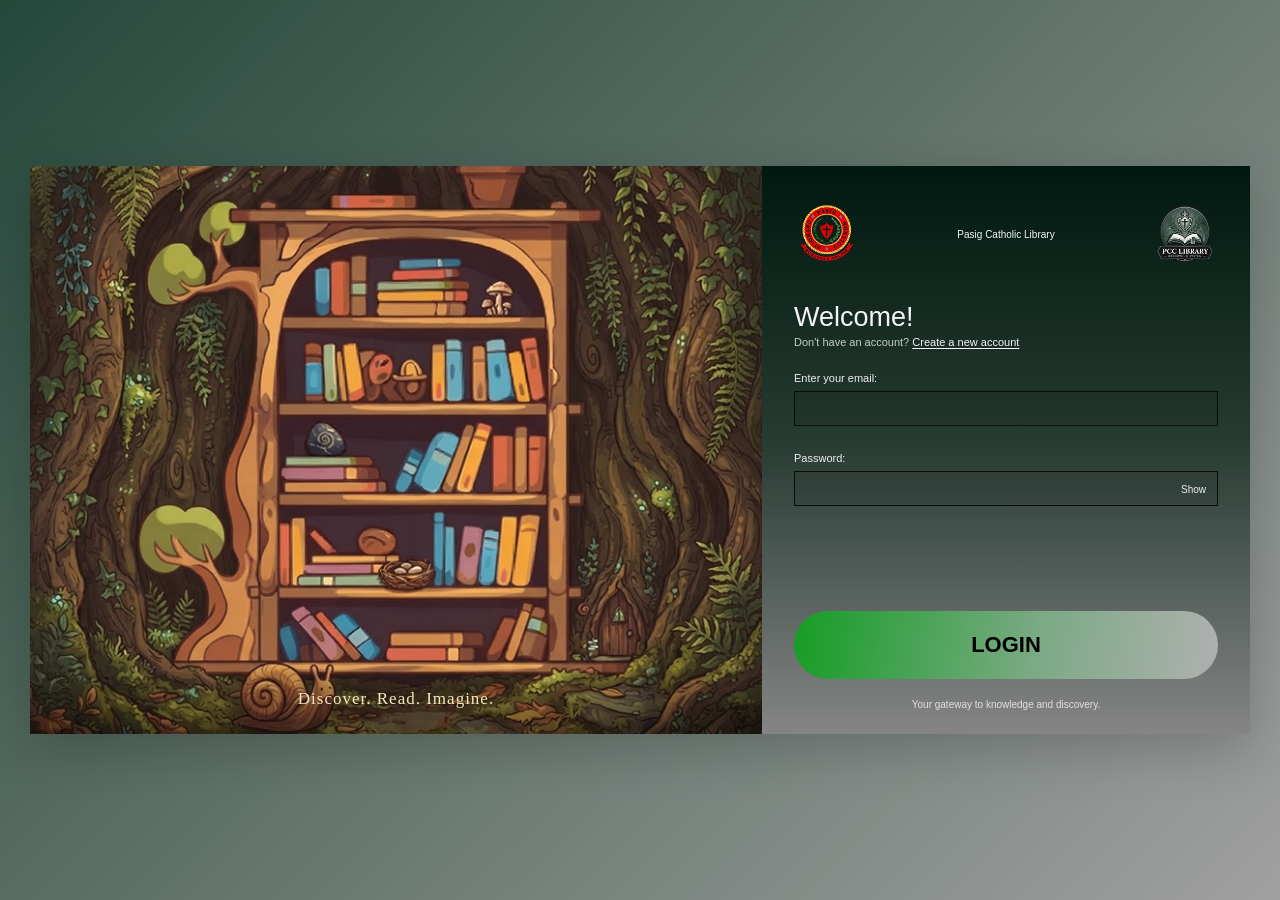
<file: index.html>
<!DOCTYPE html>

<html lang="en">
<head>
    <meta charset="UTF-8">
    <meta name="viewport" content="width=device-width, initial-scale=1.0">

    <title>Pasig Catholic Library | Login</title>

    <link rel="stylesheet" href="style.css">
</head>
<body>

    <main class="login-container">

        <section class="illustration">
            <div class="illustration-overlay">
                <p>Discover. Read. Imagine.</p>
            </div>
        </section>

        <section class="login-panel">

            <div class="logos">
                <img
                    src="pasig-logo.png.png"
                    alt="Pasig Catholic School Logo"
                    class="school-logo"
                >

                <span class="library-name">
                    Pasig Catholic Library
                </span>

                <img
                    src="library-logo.png.png"
                    alt="PCC Library Logo"
                    class="library-logo"
                >
            </div>

            <div class="welcome">
                <h1 id="welcome-title">Welcome!</h1>

                <p>
                    Don't have an account?
                    <a href="#" id="create-account">
                        Create a new account
                    </a>
                </p>
            </div>

            <form id="login-form">

                <div class="form-group">
                    <label for="email">Enter your email:</label>

                    <input
                        type="email"
                        id="email"
                        name="email"
                        placeholder=""
                        autocomplete="username"
                        required
                    >
                </div>

                <div class="form-group">
                    <label for="password">Password:</label>

                    <div class="password-wrapper">
                        <input
                            type="password"
                            id="password"
                            name="password"
                            autocomplete="current-password"
                            minlength="6"
                            required
                        >

                        <button
                            type="button"
                            id="toggle-password"
                            class="password-toggle"
                            aria-label="Show password"
                        >
                            Show
                        </button>
                    </div>
                </div>

                <p
                    id="message"
                    class="message"
                    role="status"
                    aria-live="polite"
                ></p>

                <button type="submit" class="login-button">
                    LOGIN
                </button>

            </form>

            <p class="footer-text">
                Your gateway to knowledge and discovery.
            </p>

        </section>

    </main>

    <script src="script.js"></script>
</body>
</html>
</file>
<file: style.css>
* {
    margin: 0;
    padding: 0;
    box-sizing: border-box;
}

:root {
    --green-dark: #00180f;
    --green-main: #263b32;
    --green-button: #159d25;
    --white: #f5f5f5;
}

body {
    min-height: 100vh;
    display: flex;
    justify-content: center;
    align-items: center;
    padding: 30px;

    font-family: Arial, Helvetica, sans-serif;

    background: linear-gradient(
        135deg,
        #25483b 0%,
        #62746b 50%,
        #a0a0a0 100%
    );
}

.login-container {
    display: grid;
    grid-template-columns: 60% 40%;

    width: 100%;
    max-width: 1250px;
    min-height: 568px;

    overflow: hidden;

    background: #263b32;

    box-shadow: 0 15px 50px rgba(0, 0, 0, 0.2);
}

/* LEFT FOREST ILLUSTRATION */
.illustration {
    position: relative;
    min-height: 568px;

    background-image: url("forest-library.jpg.png");
    background-size: cover;
    background-position: center;
    background-repeat: no-repeat;
}

.illustration-overlay {
    position: absolute;
    bottom: 0;
    left: 0;

    width: 100%;
    padding: 25px 15px;

    text-align: center;

    background: linear-gradient(
        transparent,
        rgba(0, 0, 0, 0.45)
    );
}

.illustration-overlay p {
    color: #f6e8bb;
    font-family: Georgia, serif;
    font-size: 17px;
    letter-spacing: 1px;
}

/* RIGHT LOGIN PANEL */
.login-panel {
    display: flex;
    flex-direction: column;

    min-width: 0;
    padding: 30px 32px 24px;

    color: var(--white);

    background: linear-gradient(
        180deg,
        #00180f 0%,
        #263b32 48%,
        #858585 100%
    );
}

/* SCHOOL AND LIBRARY LOGOS */
.logos {
    display: flex;
    align-items: center;
    justify-content: space-between;

    gap: 10px;
    min-height: 76px;
    margin-bottom: 30px;
}

.school-logo,
.library-logo {
    width: 66px;
    height: 66px;

    object-fit: contain;
}

.library-name {
    flex: 1;

    text-align: center;
    font-size: 10px;
    white-space: nowrap;
}

/* WELCOME HEADING */
.welcome {
    margin-bottom: 24px;
}

.welcome h1 {
    margin-bottom: 3px;

    font-size: 27px;
    font-weight: 400;
}

.welcome p {
    color: #c7cec9;
    font-size: 11px;
}

.welcome a {
    color: #f5f5f5;

    text-decoration: underline;
    text-underline-offset: 2px;
}

.welcome a:hover {
    color: #b7ffbd;
}

.login-panel form {
    display: flex;
    flex: 1;
    flex-direction: column;
}


.form-group {
    margin-bottom: 26px;
}

.form-group label {
    display: block;
    margin-bottom: 7px;

    color: #eeeeee;
    font-size: 11px;
}

.form-group input {
    width: 100%;
    height: 35px;
    padding: 8px 10px;

    border: 1px solid #080d0a;
    border-radius: 0;
    outline: none;

    color: #ffffff;
    background: rgba(0, 0, 0, 0.08);

    font-size: 14px;

    transition: border-color 0.2s, box-shadow 0.2s;
}

.form-group input:focus {
    border-color: #55c85f;

    box-shadow: 0 0 0 2px rgba(85, 200, 95, 0.2);
}

.password-wrapper {
    position: relative;
}

.password-wrapper input {
    padding-right: 55px;
}

.password-toggle {
    position: absolute;
    top: 50%;
    right: 9px;

    transform: translateY(-50%);

    padding: 3px;
    border: none;

    color: #eeeeee;
    background: transparent;

    font-size: 10px;
    cursor: pointer;
}

.message {
    min-height: 20px;
    margin-bottom: 8px;

    font-size: 12px;
    line-height: 1.5;
}

.message.error {
    color: #ffd0d0;
}

.message.success {
    color: #c6ffc9;
}

.login-button {
    width: 100%;
    min-height: 68px;

    margin-top: auto;

    border: none;
    border-radius: 40px;

    color: #000000;

    background: linear-gradient(
        100deg,
        #159d25 0%,
        #7caa85 58%,
        #b0b0b0 100%
    );

    font-size: 22px;
    font-weight: 800;

    cursor: pointer;

    transition: transform 0.2s, filter 0.2s;
}

.login-button:hover {
    filter: brightness(1.08);
    transform: translateY(-2px);
}

.login-button:active {
    transform: scale(0.98);
}


.login-button:focus-visible,
.password-toggle:focus-visible {
    outline: 2px solid #b7ffbd;
    outline-offset: 4px;
}

.footer-text {
    margin-top: 20px;

    text-align: center;
    color: #e0e0e0;
    font-size: 10px;
}

@media (max-width: 850px) {
    body {
        padding: 20px;
    }

    .login-container {
        grid-template-columns: 48% 52%;
        min-height: 520px;
    }

    .illustration {
        min-height: 520px;
    }

    .login-panel {
        padding: 25px 24px;
    }

    .logos {
        gap: 7px;
    }

    .school-logo,
    .library-logo {
        width: 50px;
        height: 50px;
    }

    .library-name {
        font-size: 10px;
        white-space: normal;
    }
}

@media (max-width: 600px) {
    body {
        padding: 14px;
    }

    .login-container {
        grid-template-columns: 1fr;

        max-width: 430px;
        min-height: auto;

        border-radius: 12px;
    }

    .illustration {
        min-height: 220px;
        background-position: center 52%;
    }

    .illustration-overlay {
        padding: 18px 12px;
    }

    .login-panel {
        min-height: 470px;
        padding: 25px 24px;
    }

    .logos {
        margin-bottom: 25px;
    }

    .welcome h1 {
        font-size: 26px;
    }

    .login-button {
        min-height: 58px;
    }
}

@media (prefers-reduced-motion: reduce) {
    *,
    *::before,
    *::after {
        transition: none !important;
    }
}
</file>
